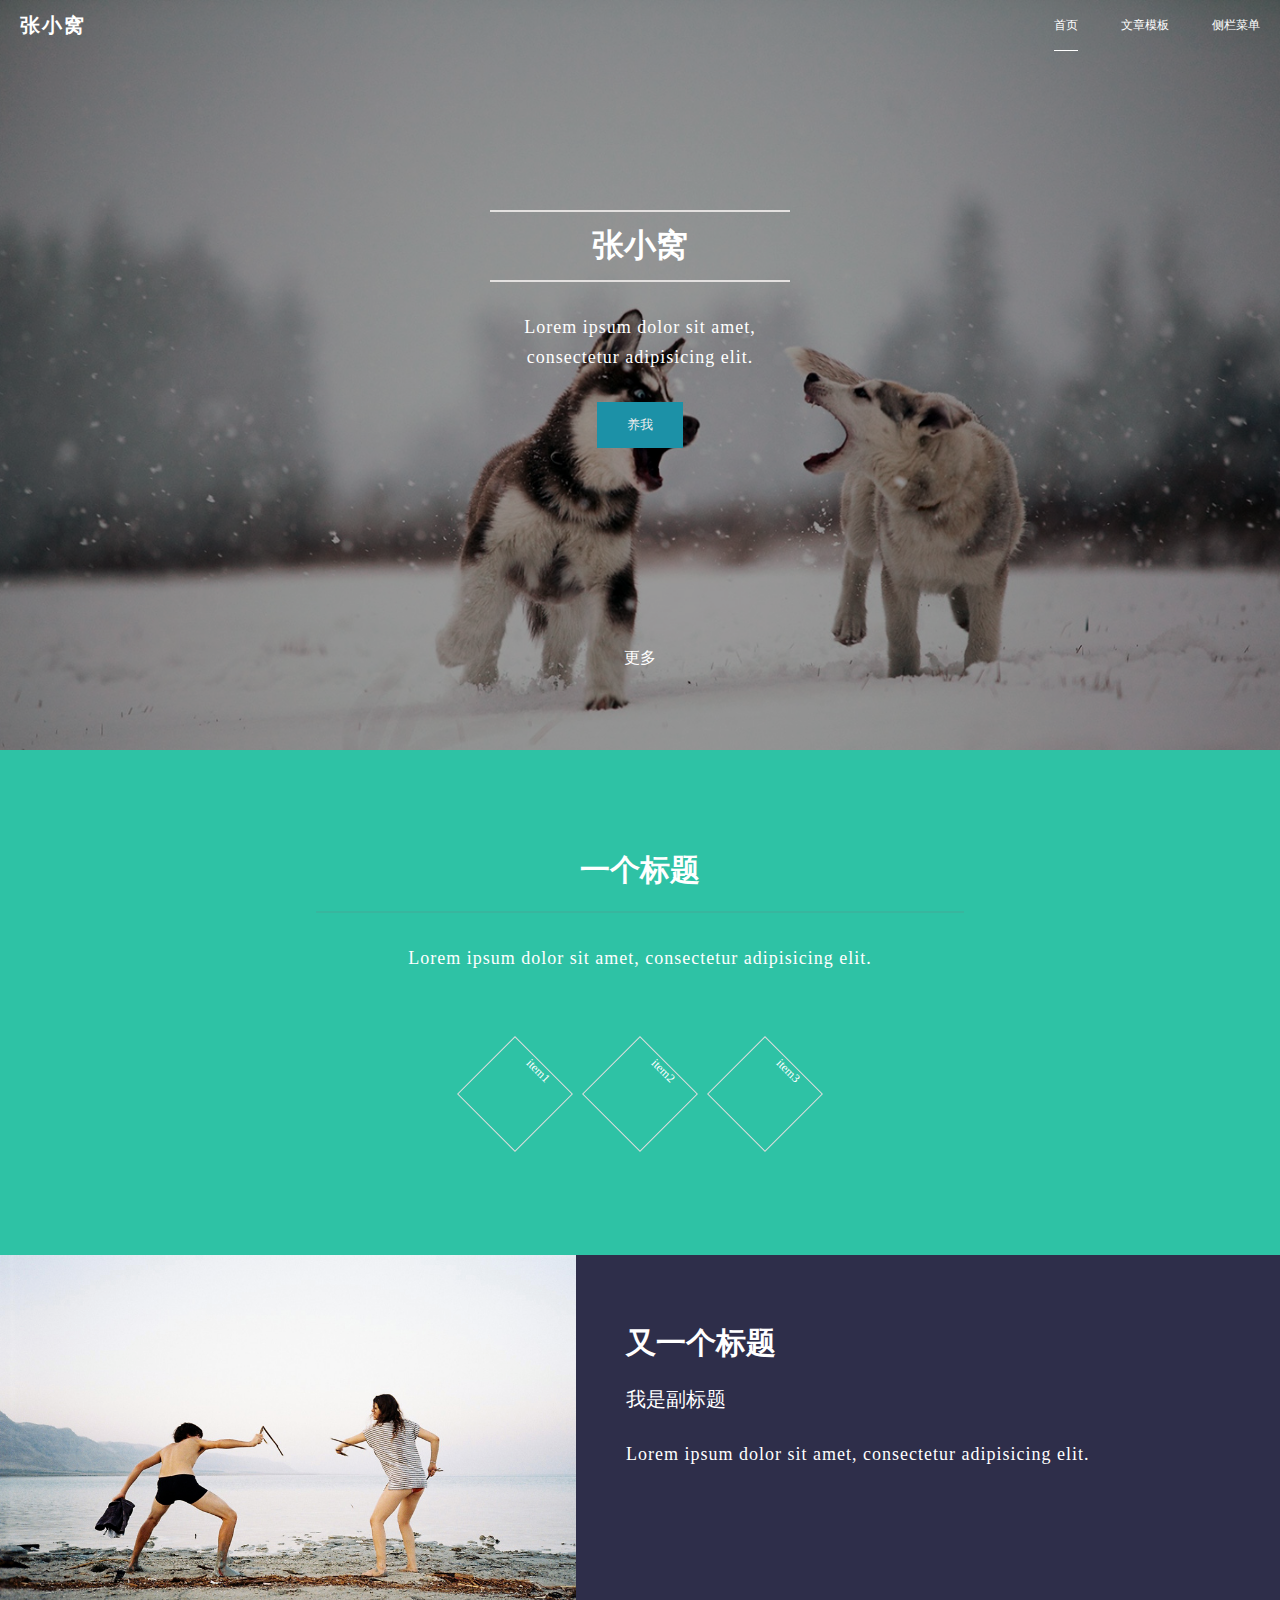
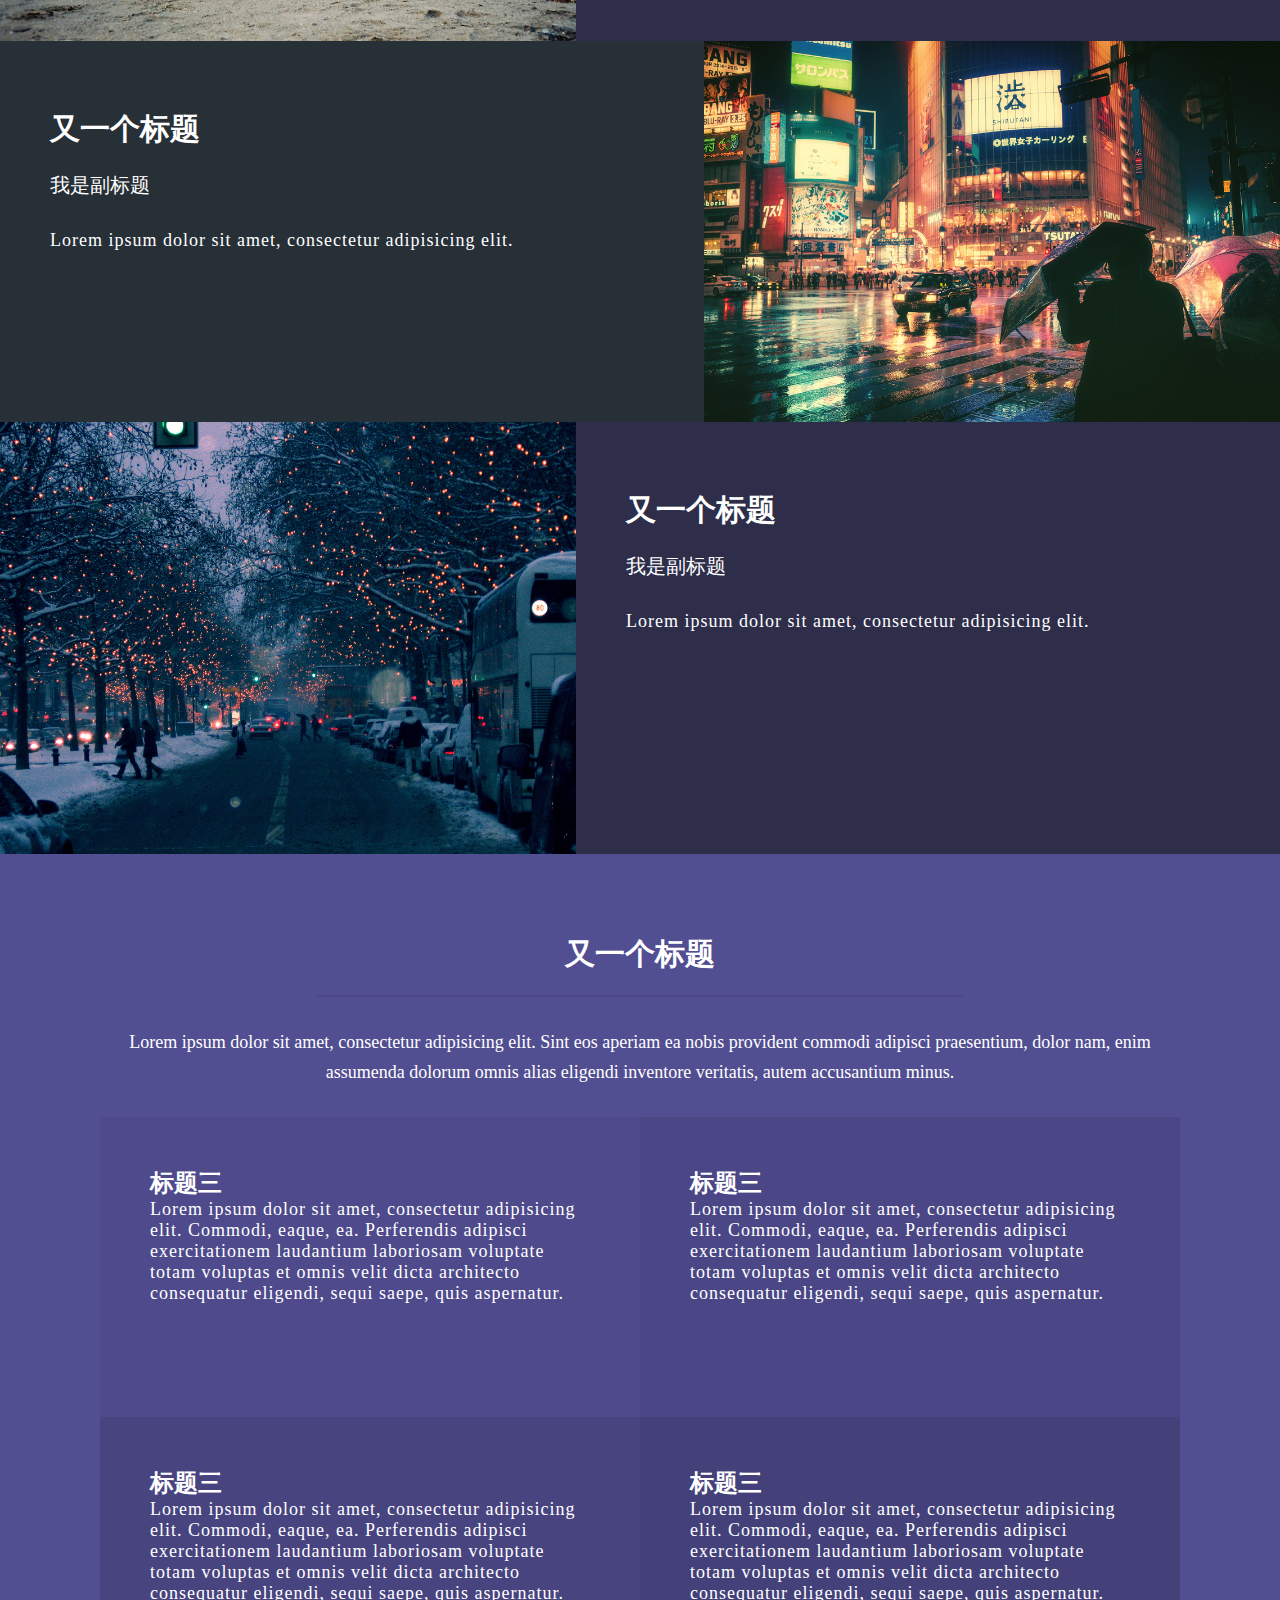
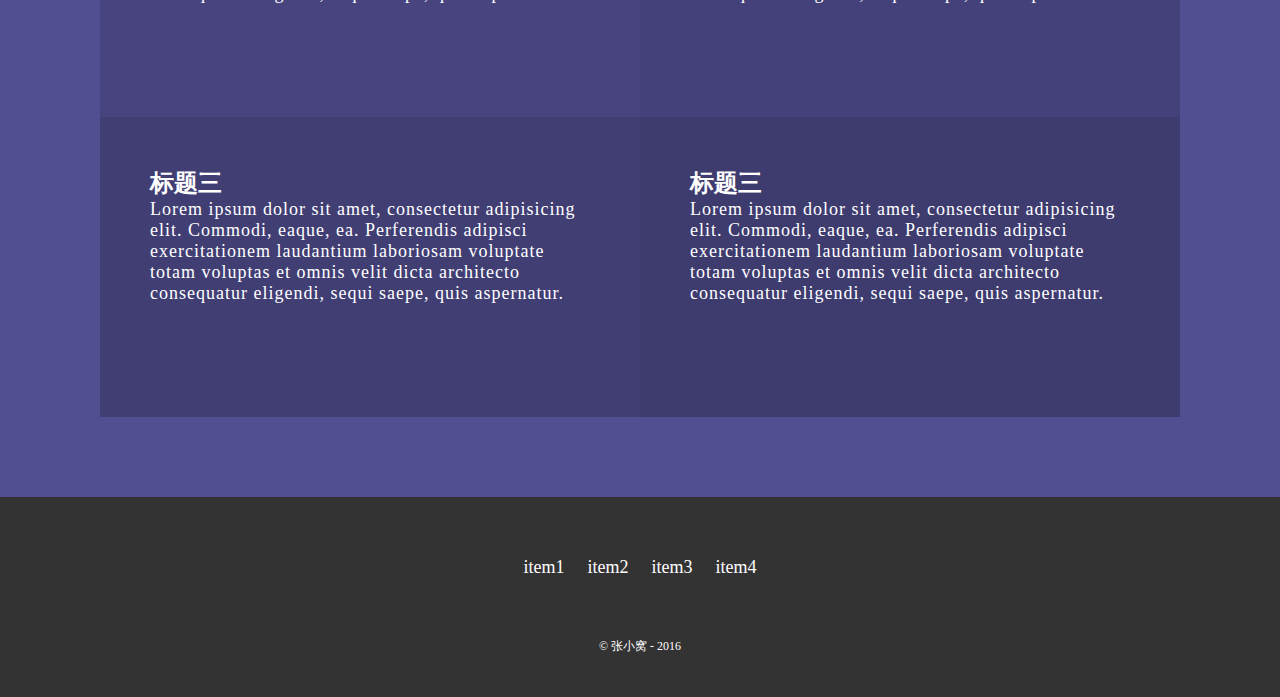
<file: css3扁平化博客/index.html>
<!DOCTYPE html>
<html lang="en">
<head>
	<meta charset="UTF-8">
	<title>blog</title>
	<link rel="stylesheet" href="css/reset.css">
	<link rel="stylesheet" href="css/main.css">
	<script src="js/jquery.js"></script>
	<script src="js/main.js"></script>
</head>
<body>
	<div class="main-wrapper">
		<header><!-- 页头开始 -->
			<nav>
				<div class="logo"><a href="index.html">张小窝</a></div>
				<ul>
					<li  class="active"><a href="index.html">首页</a></li>
					<li><a href="aiticle.html">文章模板</a></li>
					<li id="sidebar_trigger"><a href="">侧栏菜单</a></li>
				</ul>	
			</nav>
			<div id="banner">
				<div class="inner">
					<h1>张小窝</h1>
					<p class="sub-heading">Lorem ipsum dolor sit amet, consectetur adipisicing elit.</p>
					<button>养我</button>
					<div class="more">更多</div>
				</div>
			</div>
		</header><!-- 页头结束 -->
		<div class="content"><!-- 内容开始 -->
			<section class="green-section">
				<div class="wrapper">
					<!-- 第一部分 -->
					<div>
						<h2>一个标题</h2>
						<div class="hr"></div>
						<p class="sub-heading">Lorem ipsum dolor sit amet, consectetur adipisicing elit.</p>
					</div>
					<!-- 第二部分 -->
					<div class="icon-group">
						<span class="item">item1</span>
						<span class="item">item2</span>
						<span class="item">item3</span>
					</div>
				</div>
			</section>
			<section class="gray-section">
				<div class="article-prev clearfloat">
					<div class="img-section">
						<img src="img/pic01.jpg" alt="">
					</div>
					<div class="text-section">
						<h2>又一个标题</h2>
						<div class="sub-heading">我是副标题</div>
						<p>Lorem ipsum dolor sit amet, consectetur adipisicing elit.</p>
					</div>
				</div>
				<div class="article-prev clearfloat">
					<div class="text-section">
						<h2>又一个标题</h2>
						<div class="sub-heading">我是副标题</div>
						<p>Lorem ipsum dolor sit amet, consectetur adipisicing elit.</p>
					</div>
					<div class="img-section">
						<img src="img/pic02.jpg" alt="">
					</div>
				</div>
				<div class="article-prev clearfloat">
					<div class="img-section">
						<img src="img/pic03.jpg" alt="">
					</div>
					<div class="text-section">
						<h2>又一个标题</h2>
						<div class="sub-heading">我是副标题</div>
						<p>Lorem ipsum dolor sit amet, consectetur adipisicing elit.</p>
					</div>
				</div>
			</section>
			<section class="purple-section">
				<div class="wrapper">
					<div class="heading-wrapper">
						<h2>又一个标题</h2>
						<div class="hr"></div>
						<div class="sub-heading">
							Lorem ipsum dolor sit amet, consectetur adipisicing elit. Sint eos aperiam ea nobis provident commodi adipisci praesentium, dolor nam, enim assumenda dolorum omnis alias eligendi inventore veritatis, autem accusantium minus.
						</div>
					</div>
					<div class="card-group clearfloat">
						<div class="card">
							<h3>标题三</h3>
							<p>Lorem ipsum dolor sit amet, consectetur adipisicing elit. Commodi, eaque, ea. Perferendis adipisci exercitationem laudantium laboriosam voluptate totam voluptas et omnis velit dicta architecto consequatur eligendi, sequi saepe, quis aspernatur.</p>
						</div>
						<div class="card">
							<h3>标题三</h3>
							<p>Lorem ipsum dolor sit amet, consectetur adipisicing elit. Commodi, eaque, ea. Perferendis adipisci exercitationem laudantium laboriosam voluptate totam voluptas et omnis velit dicta architecto consequatur eligendi, sequi saepe, quis aspernatur.</p>
						</div>
						<div class="card">
							<h3>标题三</h3>
							<p>Lorem ipsum dolor sit amet, consectetur adipisicing elit. Commodi, eaque, ea. Perferendis adipisci exercitationem laudantium laboriosam voluptate totam voluptas et omnis velit dicta architecto consequatur eligendi, sequi saepe, quis aspernatur.</p>
						</div>
						<div class="card">
							<h3>标题三</h3>
							<p>Lorem ipsum dolor sit amet, consectetur adipisicing elit. Commodi, eaque, ea. Perferendis adipisci exercitationem laudantium laboriosam voluptate totam voluptas et omnis velit dicta architecto consequatur eligendi, sequi saepe, quis aspernatur.</p>
						</div>
						<div class="card">
							<h3>标题三</h3>
							<p>Lorem ipsum dolor sit amet, consectetur adipisicing elit. Commodi, eaque, ea. Perferendis adipisci exercitationem laudantium laboriosam voluptate totam voluptas et omnis velit dicta architecto consequatur eligendi, sequi saepe, quis aspernatur.</p>
						</div>
						<div class="card">
							<h3>标题三</h3>
							<p>Lorem ipsum dolor sit amet, consectetur adipisicing elit. Commodi, eaque, ea. Perferendis adipisci exercitationem laudantium laboriosam voluptate totam voluptas et omnis velit dicta architecto consequatur eligendi, sequi saepe, quis aspernatur.</p>
						</div>
					</div>

				</div>
			</section>
		</div><!-- 内容结束 -->
		<footer><!-- 页尾开始 -->
			<ul class="share-group">
				<li>item1</li>
				<li>item2</li>
				<li>item3</li>
				<li>item4</li>
			</ul>
			<div class="copy">
				&copy  张小窝 - 2016
			</div>
		</footer><!-- 页尾结束 -->
		<div class="mask"></div>
		<div id="sidebar"><!-- 侧栏 -->
			<ul>
				<li><a href="#">item</a></li>
				<li><a href="#">item</a></li>
				<li><a href="#">item</a></li>
				<li><a href="#">item</a></li>
				<li><a href="#">item</a></li>
			</ul>
		</div>
		<button class="back-to-top">返回顶部</button>
	</div>
</body>
</html>
</file>
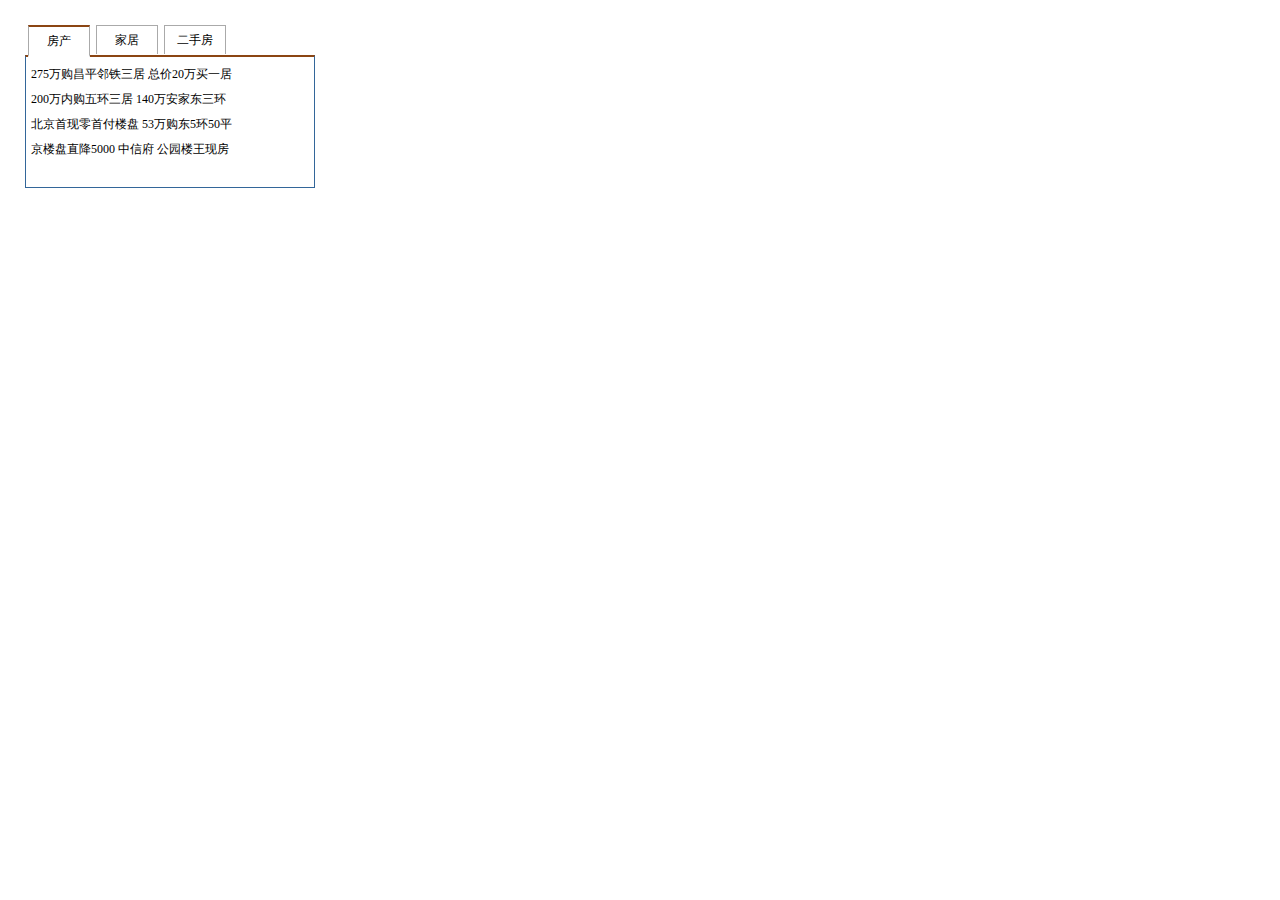
<file: tab.html>
<!DOCTYPE html>
<html>
<head lang="en">
    <meta charset="UTF-8">
    <title>实践题 - 选项卡</title>
    <style type="text/css">
     /* 
     标签和文本结合区域效果制作：
     1.用ul做分类标签
     2.把ul的display定义为block使ul区域和下面div区域结合在一起
     3.给ul定义一个下边框或者给div内容区域定义一个上边框
     4.所有li标签默认样式不设下边框，作为激活显示的li标签加宽其#fff（白色）
     区域的下边框，覆盖。
     */  
* {
    margin:0px;
    padding:0px;
    font:12px normal;
    font-family:微软雅黑;
}
#tabs {
    width:290px;
    height:150px;
    padding:5px;
    margin:20px;
}
#tabs ul {
    list-style:none;
    height:30px;
    line-height:30px;
}
#tabs ul li {
    float:left;
    width:60px;
    height:28px;
    line-height:28px;
    text-align:center;
    margin:0px 3px;
    border:1px solid #aaa;
    border-bottom:none;
    cursor:pointer;
    background:#fff;
    list-style:none;
}
#tabs ul li.on {
    border-top:2px solid saddlebrown;
    border-bottom:2px solid #fff;
}
#tabs div {
    height:120px;
    line-height:25px;
    border:1px solid #336699;
    border-top:2px saddlebrown solid;
    padding:5px;
}
 .hide {
    display:none;
}
    </style>
    <script type="text/javascript">     
    window.onload=function(){
        var oTab = document.getElementById("tabs")
        var li = document.getElementsByTagName("li");
        var div = oTab.getElementsByTagName("div");//oTabs.get...是为了定义className作用对象为id为tabs下的所有文本div
        
        for(var i=0;i<li.length;i++){//获取所有i编号的元素
            li[i].index = i;  //定义一个index属性对li进行编号
            li[i].onmouseover = function(){//再注册一个点击事件，当点击的时候所有标签都恢复最初状态
            for(var n=0;n<li.length;n++){//这步是相对于未被点击部分的样式
                li[n].className = "";
                div[n].className = "hide";
            }
            this.className = "on";//再对点击事件添加相应的属性
            div[this.index].className = "";//通过之前的index编号绑定的指定div
            }
        }
    }
    </script>
</head>
<body>
<!-- HTML页面布局 -->
<div id="tabs">
    <ul>
        <li class="on">房产</li>
        <li>家居</li>
        <li>二手房</li>
    </ul>
    <div>
    275万购昌平邻铁三居 总价20万买一居<br>
    200万内购五环三居 140万安家东三环<br>
    北京首现零首付楼盘 53万购东5环50平<br>
    京楼盘直降5000 中信府 公园楼王现房<br>
    </div>
    <div class="hide">
     40平出租屋大改造 美少女的混搭小窝<br>
     经典清新简欧爱家 90平老房焕发新生<br>
     新中式的酷色温情 66平撞色活泼家居<br>
     瓷砖就像选好老婆 卫生间烟道的设计<br>
    </div>
    <div class="hide">
     通州豪华3居260万 二环稀缺2居250w甩<br>
     西3环通透2居290万 130万2居限量抢购<br>
     黄城根小学学区仅260万 121平70万抛!<br>
     独家别墅280万 苏州桥2居优惠价248万<br>
    </div>
</div>
</body>
</html>
</file>
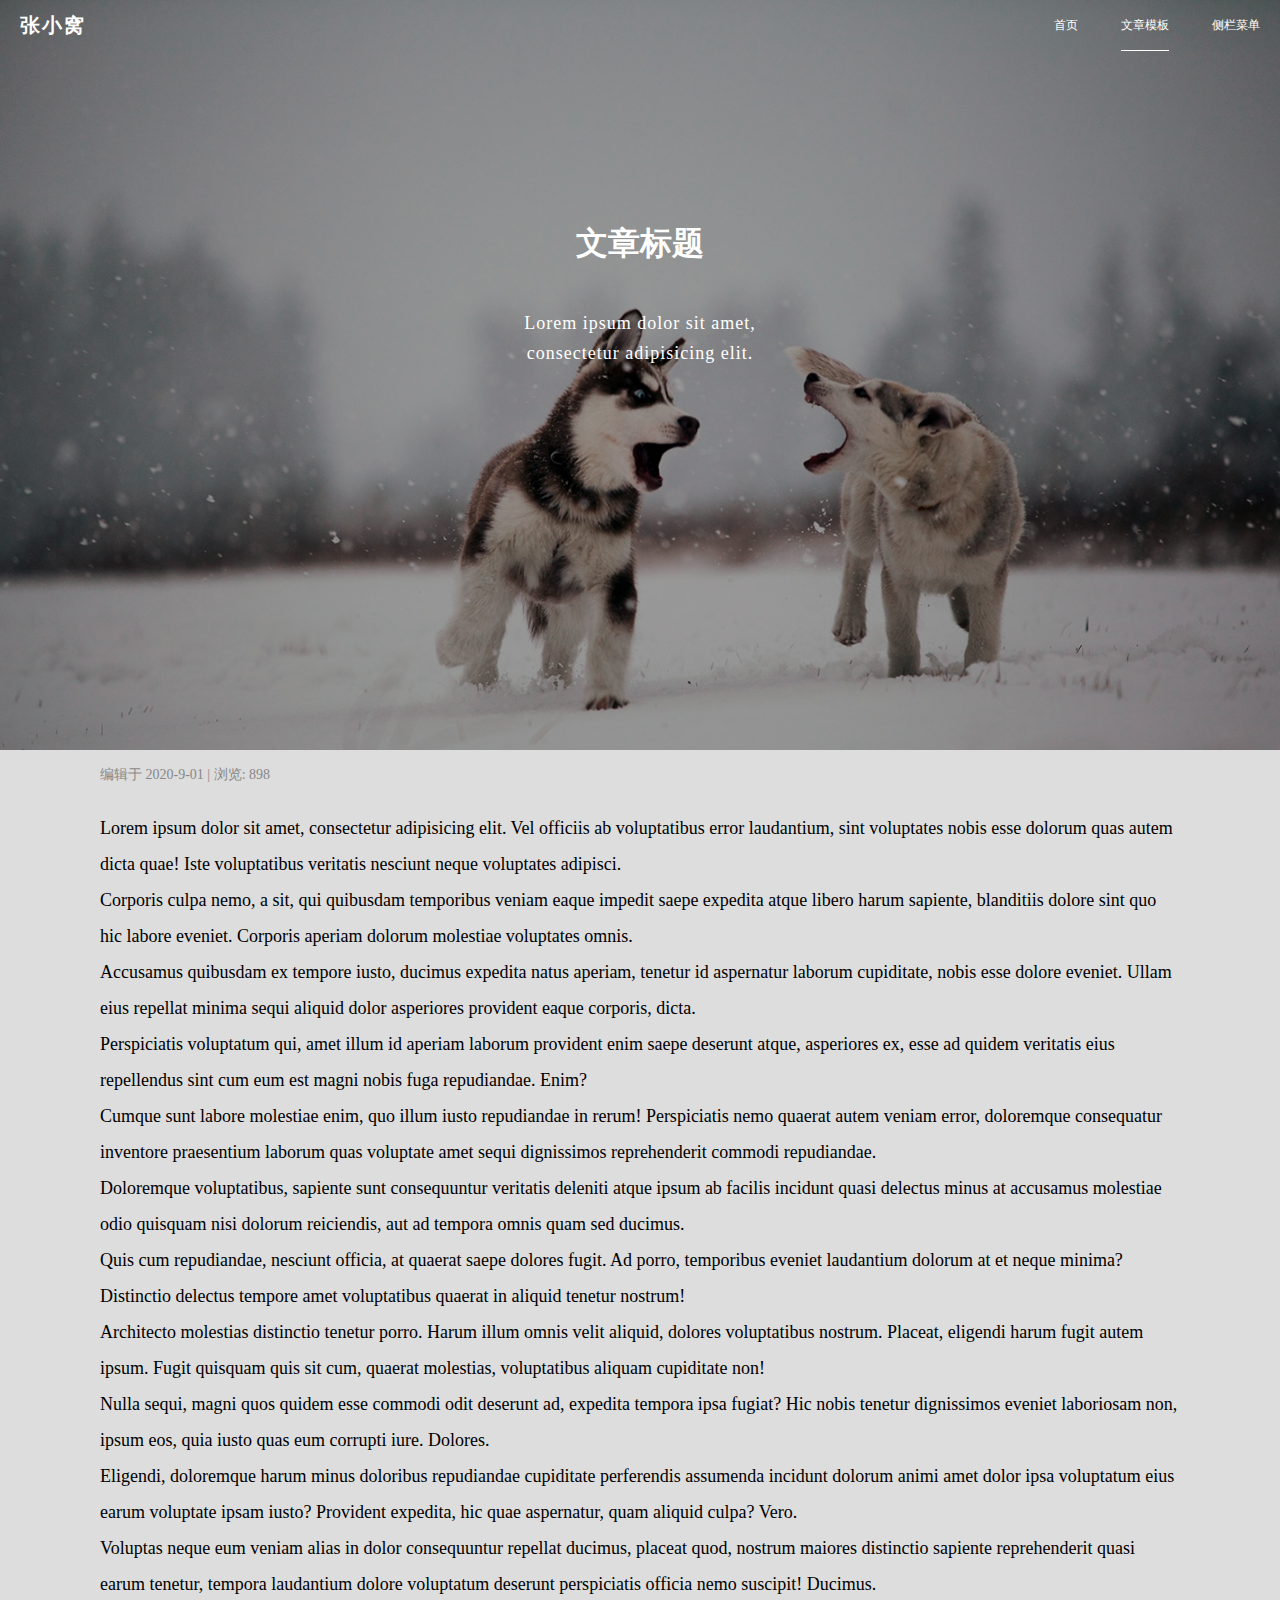
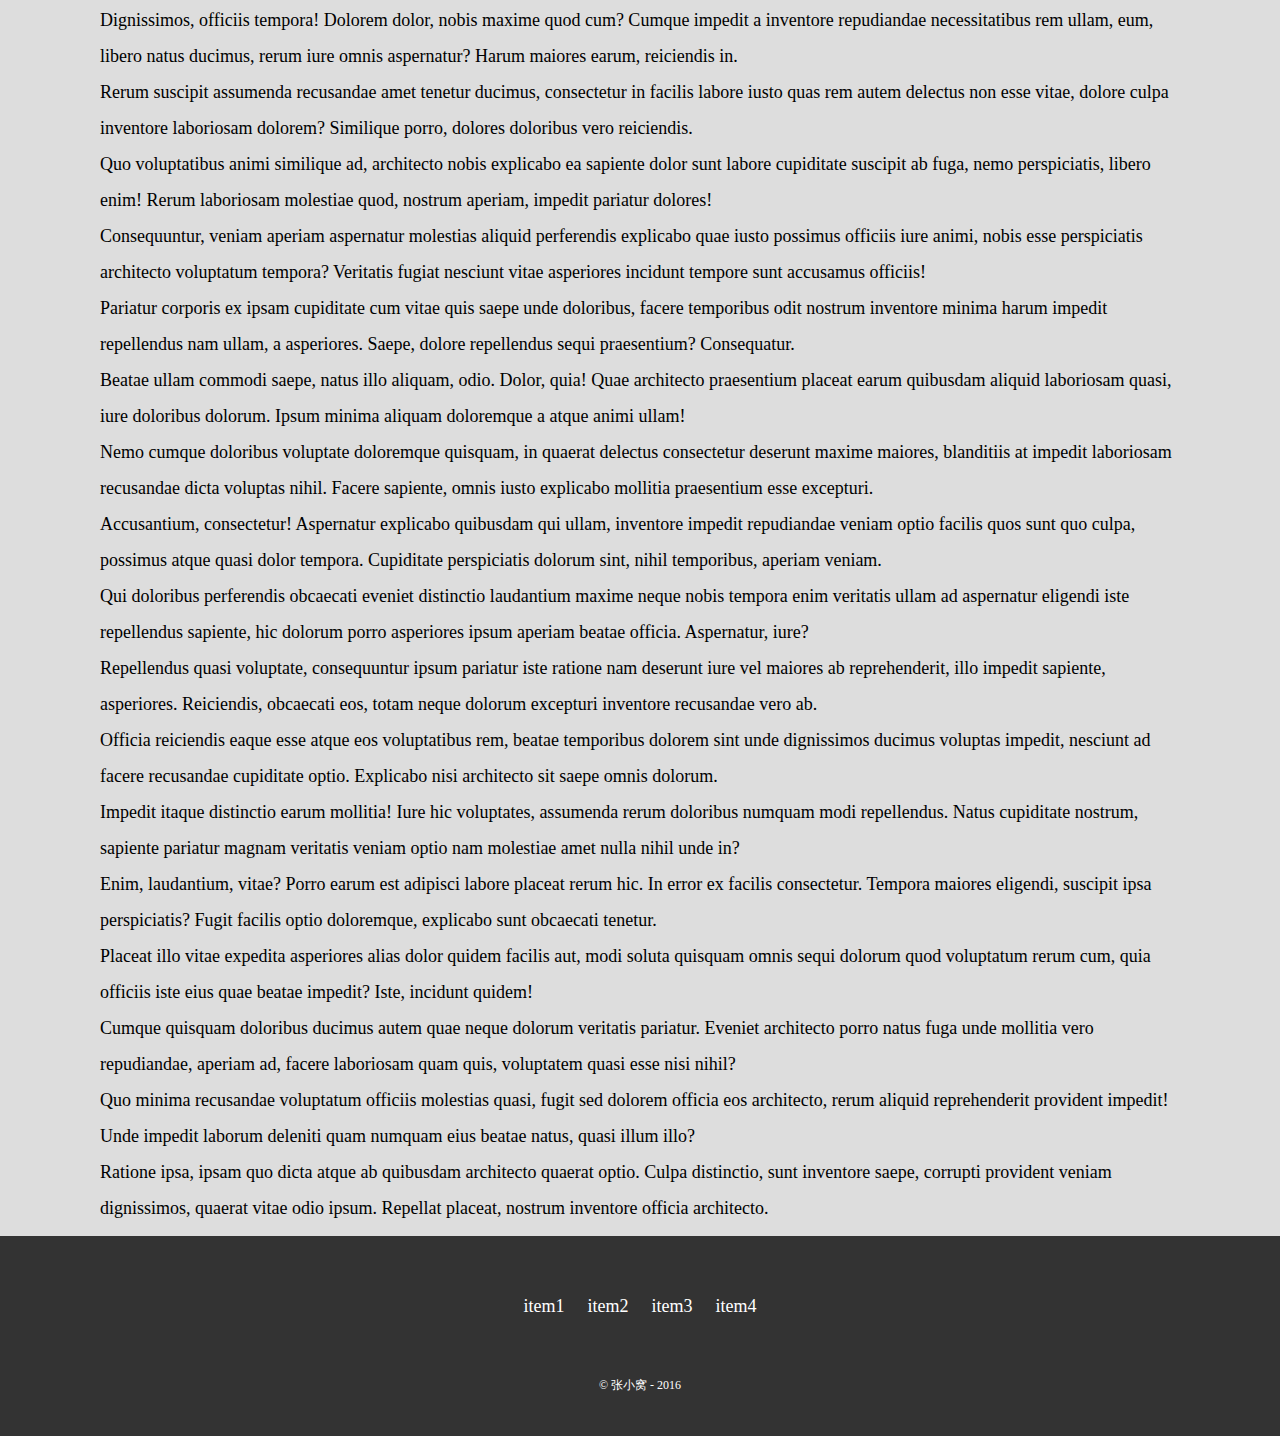
<file: css3扁平化博客/aiticle.html>
<!DOCTYPE html>
<html lang="en">
<head>
	<meta charset="UTF-8">
	<title>blog</title>
	<link rel="stylesheet" href="css/reset.css">
	<link rel="stylesheet" href="css/main.css">
	<script src="js/jquery.js"></script>
	<script src="js/main.js"></script>
</head>
<body>
	<div class="main-wrapper article">
		<header><!-- 页头开始 -->
			<nav>
				<div class="logo"><a href="index.html">张小窝</a></div>
				<ul>
					<li><a href="index.html">首页</a></li>
					<li class="active"><a href="aiticle.html">文章模板</a></li>
					<li id="sidebar_trigger"><a href="">侧栏菜单</a></li>
				</ul>
			</nav>
			<div id="banner">
				<div class="inner">
					<h1>文章标题</h1>
					<p class="sub-heading">Lorem ipsum dolor sit amet, consectetur adipisicing elit.</p>
					
				</div>
			</div>
		</header><!-- 页头结束 -->
		<div class="content"><!-- 内容开始 -->
			<div class="content_wrapper">
				<div class="article_info">编辑于 2020-9-01 | 浏览: 898</div>
				<article><div>Lorem ipsum dolor sit amet, consectetur adipisicing elit. Vel officiis ab voluptatibus error laudantium, sint voluptates nobis esse dolorum quas autem dicta quae! Iste voluptatibus veritatis nesciunt neque voluptates adipisci.</div>
				<div>Corporis culpa nemo, a sit, qui quibusdam temporibus veniam eaque impedit saepe expedita atque libero harum sapiente, blanditiis dolore sint quo hic labore eveniet. Corporis aperiam dolorum molestiae voluptates omnis.</div>
				<div>Accusamus quibusdam ex tempore iusto, ducimus expedita natus aperiam, tenetur id aspernatur laborum cupiditate, nobis esse dolore eveniet. Ullam eius repellat minima sequi aliquid dolor asperiores provident eaque corporis, dicta.</div>
				<div>Perspiciatis voluptatum qui, amet illum id aperiam laborum provident enim saepe deserunt atque, asperiores ex, esse ad quidem veritatis eius repellendus sint cum eum est magni nobis fuga repudiandae. Enim?</div>
				<div>Cumque sunt labore molestiae enim, quo illum iusto repudiandae in rerum! Perspiciatis nemo quaerat autem veniam error, doloremque consequatur inventore praesentium laborum quas voluptate amet sequi dignissimos reprehenderit commodi repudiandae.</div>
				<div>Doloremque voluptatibus, sapiente sunt consequuntur veritatis deleniti atque ipsum ab facilis incidunt quasi delectus minus at accusamus molestiae odio quisquam nisi dolorum reiciendis, aut ad tempora omnis quam sed ducimus.</div>
				<div>Quis cum repudiandae, nesciunt officia, at quaerat saepe dolores fugit. Ad porro, temporibus eveniet laudantium dolorum at et neque minima? Distinctio delectus tempore amet voluptatibus quaerat in aliquid tenetur nostrum!</div>
				<div>Architecto molestias distinctio tenetur porro. Harum illum omnis velit aliquid, dolores voluptatibus nostrum. Placeat, eligendi harum fugit autem ipsum. Fugit quisquam quis sit cum, quaerat molestias, voluptatibus aliquam cupiditate non!</div>
				<div>Nulla sequi, magni quos quidem esse commodi odit deserunt ad, expedita tempora ipsa fugiat? Hic nobis tenetur dignissimos eveniet laboriosam non, ipsum eos, quia iusto quas eum corrupti iure. Dolores.</div>
				<div>Eligendi, doloremque harum minus doloribus repudiandae cupiditate perferendis assumenda incidunt dolorum animi amet dolor ipsa voluptatum eius earum voluptate ipsam iusto? Provident expedita, hic quae aspernatur, quam aliquid culpa? Vero.</div>
				<div>Voluptas neque eum veniam alias in dolor consequuntur repellat ducimus, placeat quod, nostrum maiores distinctio sapiente reprehenderit quasi earum tenetur, tempora laudantium dolore voluptatum deserunt perspiciatis officia nemo suscipit! Ducimus.</div>
				<div>Dignissimos, officiis tempora! Dolorem dolor, nobis maxime quod cum? Cumque impedit a inventore repudiandae necessitatibus rem ullam, eum, libero natus ducimus, rerum iure omnis aspernatur? Harum maiores earum, reiciendis in.</div>
				<div>Rerum suscipit assumenda recusandae amet tenetur ducimus, consectetur in facilis labore iusto quas rem autem delectus non esse vitae, dolore culpa inventore laboriosam dolorem? Similique porro, dolores doloribus vero reiciendis.</div>
				<div>Quo voluptatibus animi similique ad, architecto nobis explicabo ea sapiente dolor sunt labore cupiditate suscipit ab fuga, nemo perspiciatis, libero enim! Rerum laboriosam molestiae quod, nostrum aperiam, impedit pariatur dolores!</div>
				<div>Consequuntur, veniam aperiam aspernatur molestias aliquid perferendis explicabo quae iusto possimus officiis iure animi, nobis esse perspiciatis architecto voluptatum tempora? Veritatis fugiat nesciunt vitae asperiores incidunt tempore sunt accusamus officiis!</div>
				<div>Pariatur corporis ex ipsam cupiditate cum vitae quis saepe unde doloribus, facere temporibus odit nostrum inventore minima harum impedit repellendus nam ullam, a asperiores. Saepe, dolore repellendus sequi praesentium? Consequatur.</div>
				<div>Beatae ullam commodi saepe, natus illo aliquam, odio. Dolor, quia! Quae architecto praesentium placeat earum quibusdam aliquid laboriosam quasi, iure doloribus dolorum. Ipsum minima aliquam doloremque a atque animi ullam!</div>
				<div>Nemo cumque doloribus voluptate doloremque quisquam, in quaerat delectus consectetur deserunt maxime maiores, blanditiis at impedit laboriosam recusandae dicta voluptas nihil. Facere sapiente, omnis iusto explicabo mollitia praesentium esse excepturi.</div>
				<div>Accusantium, consectetur! Aspernatur explicabo quibusdam qui ullam, inventore impedit repudiandae veniam optio facilis quos sunt quo culpa, possimus atque quasi dolor tempora. Cupiditate perspiciatis dolorum sint, nihil temporibus, aperiam veniam.</div>
				<div>Qui doloribus perferendis obcaecati eveniet distinctio laudantium maxime neque nobis tempora enim veritatis ullam ad aspernatur eligendi iste repellendus sapiente, hic dolorum porro asperiores ipsum aperiam beatae officia. Aspernatur, iure?</div>
				<div>Repellendus quasi voluptate, consequuntur ipsum pariatur iste ratione nam deserunt iure vel maiores ab reprehenderit, illo impedit sapiente, asperiores. Reiciendis, obcaecati eos, totam neque dolorum excepturi inventore recusandae vero ab.</div>
				<div>Officia reiciendis eaque esse atque eos voluptatibus rem, beatae temporibus dolorem sint unde dignissimos ducimus voluptas impedit, nesciunt ad facere recusandae cupiditate optio. Explicabo nisi architecto sit saepe omnis dolorum.</div>
				<div>Impedit itaque distinctio earum mollitia! Iure hic voluptates, assumenda rerum doloribus numquam modi repellendus. Natus cupiditate nostrum, sapiente pariatur magnam veritatis veniam optio nam molestiae amet nulla nihil unde in?</div>
				<div>Enim, laudantium, vitae? Porro earum est adipisci labore placeat rerum hic. In error ex facilis consectetur. Tempora maiores eligendi, suscipit ipsa perspiciatis? Fugit facilis optio doloremque, explicabo sunt obcaecati tenetur.</div>
				<div>Placeat illo vitae expedita asperiores alias dolor quidem facilis aut, modi soluta quisquam omnis sequi dolorum quod voluptatum rerum cum, quia officiis iste eius quae beatae impedit? Iste, incidunt quidem!</div>
				<div>Cumque quisquam doloribus ducimus autem quae neque dolorum veritatis pariatur. Eveniet architecto porro natus fuga unde mollitia vero repudiandae, aperiam ad, facere laboriosam quam quis, voluptatem quasi esse nisi nihil?</div>
				<div>Quo minima recusandae voluptatum officiis molestias quasi, fugit sed dolorem officia eos architecto, rerum aliquid reprehenderit provident impedit! Unde impedit laborum deleniti quam numquam eius beatae natus, quasi illum illo?</div>
				<div>Ratione ipsa, ipsam quo dicta atque ab quibusdam architecto quaerat optio. Culpa distinctio, sunt inventore saepe, corrupti provident veniam dignissimos, quaerat vitae odio ipsum. Repellat placeat, nostrum inventore officia architecto.</div></article>
			</div>
		</div><!-- 内容结束 -->
		<footer><!-- 页尾开始 -->
			<ul class="share-group">
				<li>item1</li>
				<li>item2</li>
				<li>item3</li>
				<li>item4</li>
			</ul>
			<div class="copy">
				&copy  张小窝 - 2016
			</div>
		</footer><!-- 页尾结束 -->
		<div class="mask"></div>
		<div id="sidebar"><!-- 侧栏 -->
			<ul>
				<li><a href="#">item</a></li>
				<li><a href="#">item</a></li>
				<li><a href="#">item</a></li>
				<li><a href="#">item</a></li>
				<li><a href="#">item</a></li>
			</ul>
		</div>
		<button class="back-to-top">返回顶部</button>
	</div>
</body>
</html>
</file>
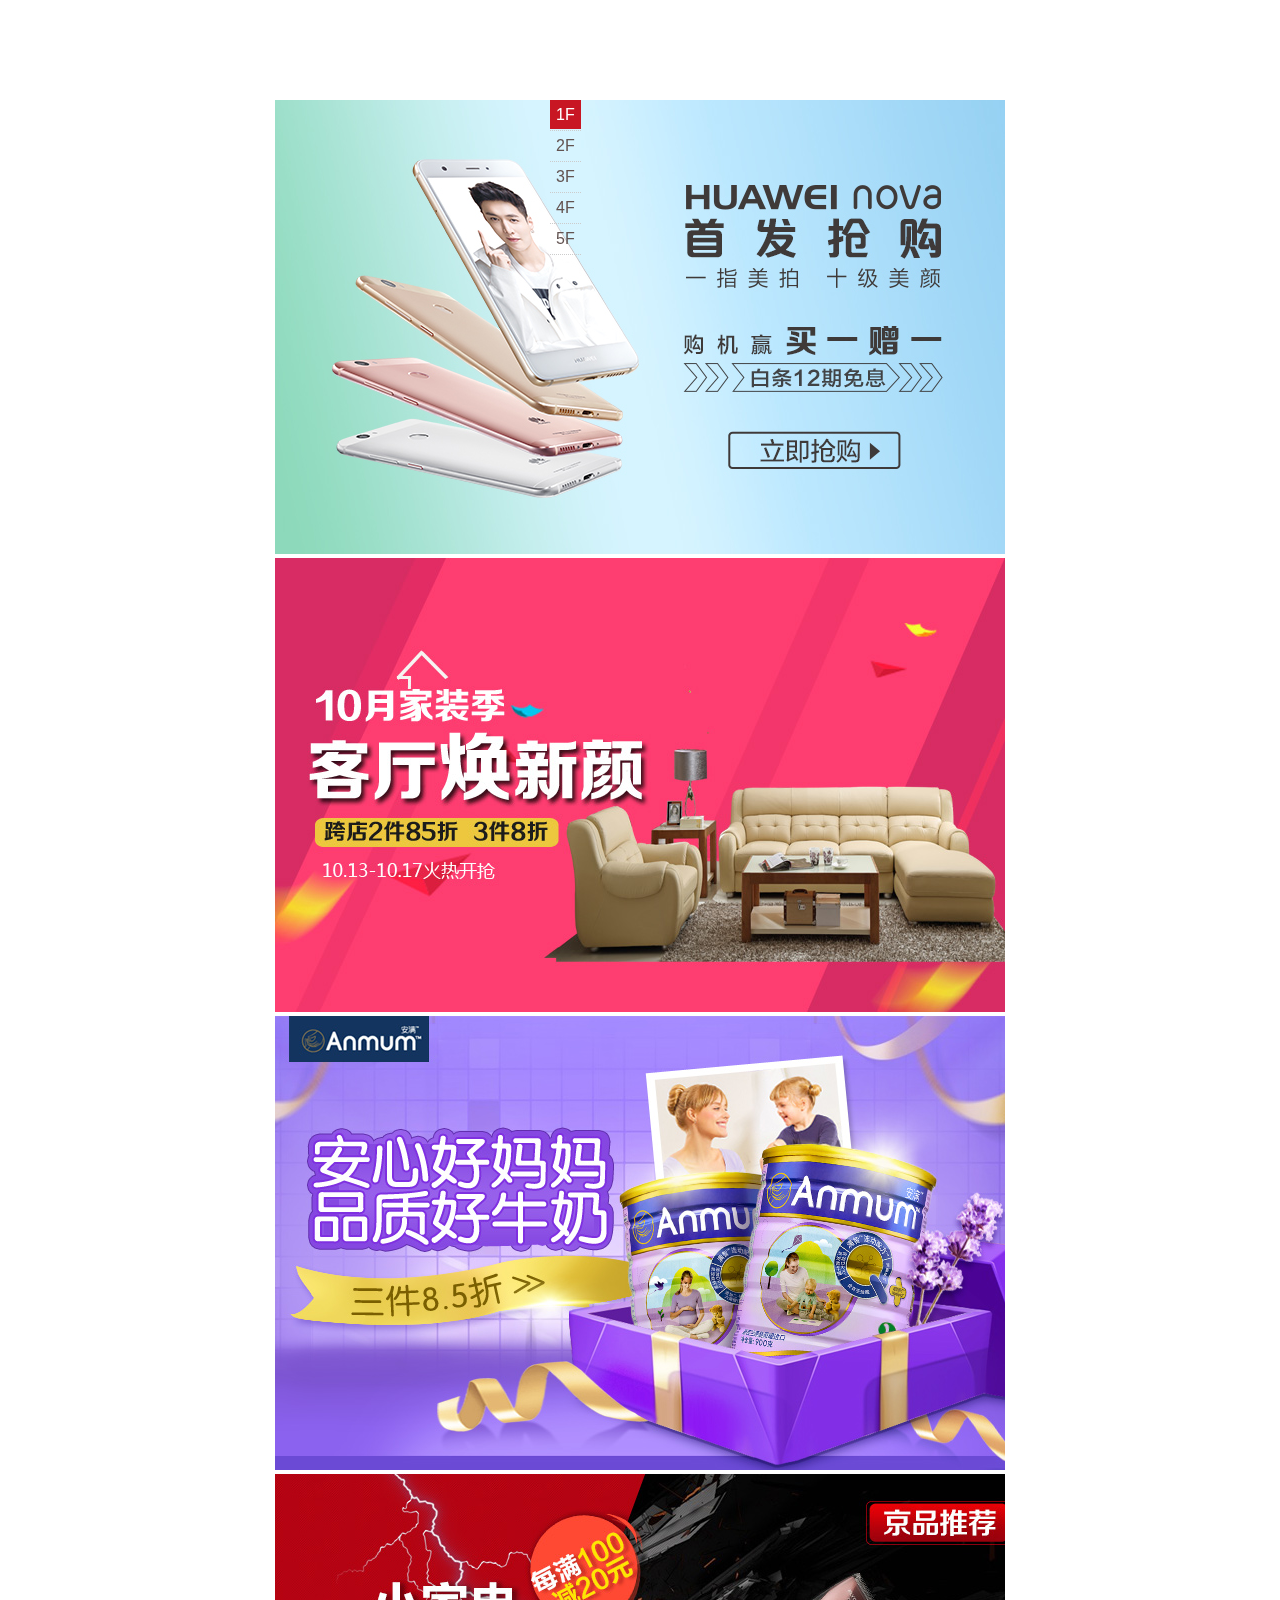
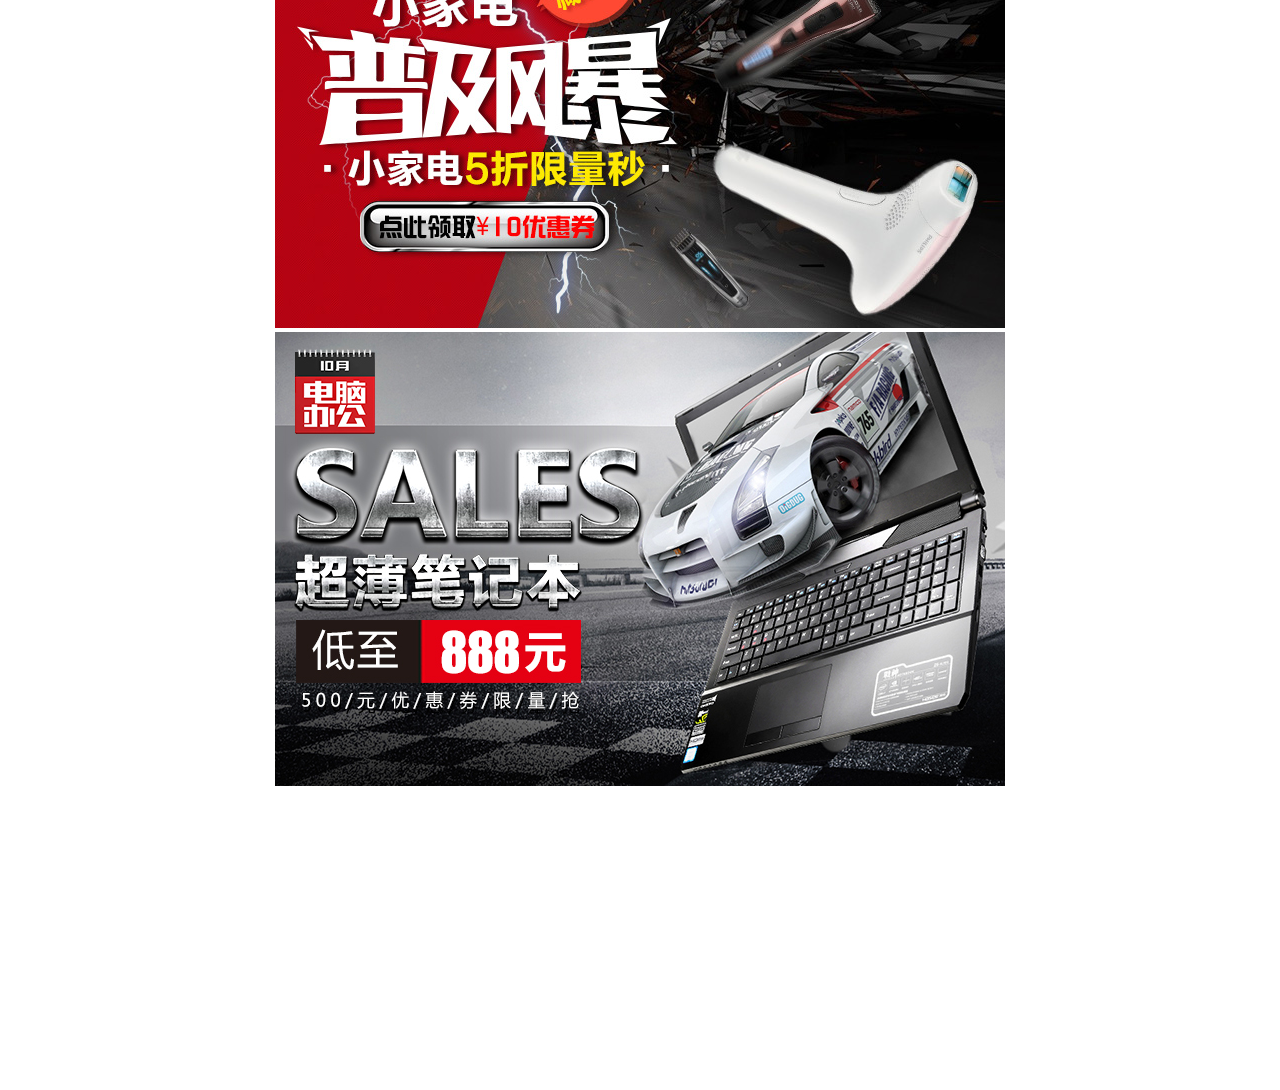
<file: 定位导航/定位导航.html>
<!DOCTYPE html>
<html lang="en">
<head>
	<meta charset="UTF-8">
	<title>定位导航效果</title>
	<script src="http://libs.baidu.com/jquery/1.10.2/jquery.js"></script>
	<style>
		*{
			margin: 0;
			padding:0;
		}
		a{
			text-decoration: none;

		}
		li{
			list-style: none;
		}
		.menu{
			position: fixed;
			top: 100px;
			left: 550px;
			font-family: Arial;

		}
		.menu li{
			height: 30px;
			line-height: 30px;
			border-bottom: 1px dotted #ccc;
			
		}
		.menu li:hover a{
		
		}
		.menu li span{
			display: none;
			padding: 2px;
			color: #625351;
			text-align: center;
			line-height: 26px;
		}
		.menu li:hover span{
			display: block;
			background: #c81623;
			color: #fff;
		}
		.menu li a{
			width: 46px;
			padding: 6px;
			color: #625351;
		}
		.menu li a:hover{
			background: #c81623;
			color: #fff;

		}
		.menu li a.current{
			background: #c81623;
			color: #fff;
		}
		.content{
			width: 730px;
			margin: 0 auto;
			padding-top: 100px;
            padding-bottom: 300px;
		}
	</style>
	<script type="text/javascript">
		$(document).ready(function(){
			$(window).scroll(function(){
				var top=$(document).scrollTop();	//滚动条滚动的距离 
				 // console.log(top);	
				var menu=$(".menu");
				var items=$(".content .item");
				var currentId="";//给当前楼层设置id
				//遍历楼层内容,获得当前楼层的id
				items.each(function(){
					var m=$(this);//保存当前楼层
					var iTop = m.offset().top;//当前楼层距离浏览器顶部的距离
					//console.log(iTop);
					//判断iTop和top的大小,多减去300是为了在上一个楼层结束之前菜单指引就先显示
					if (top>iTop-300) {
						currentId="#"+m.attr("id");
					}else{
						return false;
					}
				});
				//设置和当前楼层id相同的menu的href，给其增加current的class	
				var currentLink=menu.find(".current");
				if (currentLink&&currentLink.attr("href")!=currentId) {
					currentLink.removeClass("current");
					menu.find("[href="+currentId+"]").addClass("current");
				};
			});
			
		})
	</script>
</head>
<body>
	<div class="menu">
		<ul>
			<li><a href="#item1" class="current">1F</a></li>
			<li><a href="#item2">2F</a></li>
			<li><a href="#item3">3F</a></li>
			<li><a href="#item4">4F</a></li>
			<li><a href="#item5">5F</a></li>
		</ul>
	</div>
	<div class="content">
		<div id="item1" class="item"><img src="images/1.jpg" alt=""></div>
		<div id="item2" class="item"><img src="images/2.jpg" alt=""></div>
		<div id="item3" class="item"><img src="images/3.jpg" alt=""></div>
		<div id="item4" class="item"><img src="images/4.jpg" alt=""></div>
		<div id="item5" class="item"><img src="images/5.jpg" alt=""></div>
	</div>
</body>
</html>
</file>
<file: 练习demo/calculator.html>
<!DOCTYPE html>
<html>
 <head>
  <title> 事件</title>  
  <script type="text/javascript">
   function count(){
    var   var1=document.getElementById('txt1').value;  
    var	 var2=document.getElementById('txt2').value;  
    var	sel=document.getElementById('select').value;
    // var index = sel.selectedIndex;
    var fruit=document.getElementById("fruit").value
    switch(sel){
    case "+":
        fruit=parseInt(var1)+parseInt(var2);
        break;
    case "-":
        fruit=parseInt(var1)-parseInt(var2);
        break;
    case "*":
        fruit=parseInt(var1)*parseInt(var2);
        break;
    case "/":
        fruit=parseInt(var1)/parseInt(var2);
        break;    
    }alert(fruit)
    }
  </script> 
 </head> 
 <body>
   <input type='text' id='txt1' /> 
   <select id='select'>
		<option value='+'>+</option>
		<option value="-">-</option>
		<option value="*">*</option>
		<option value="/">/</option>
   </select>
   <input type='text' id='txt2' /> 
   <input type='button' value=' = ' onclick="count()" /> <!--通过 = 按钮来调用创建的函数，得到结果--> 
   <input type='text' id='fruit' />   
 </body>
</html>
</file>
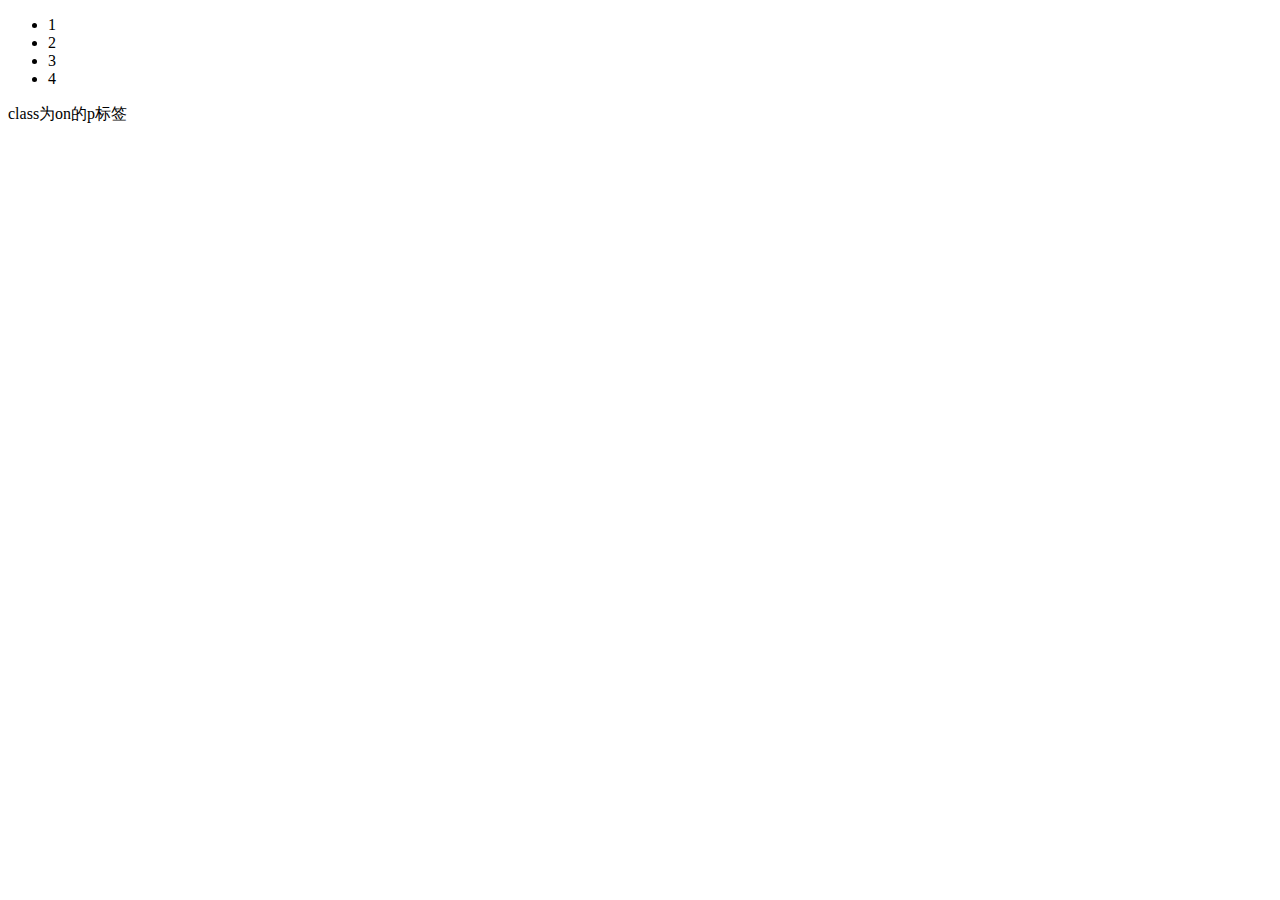
<file: 练习demo/demo-getByClass.html>
<!doctype html>
<html lang="en">
<head>
    <meta charset="UTF-8">
	<title>Document</title>
</head>
<body>
		<ul id="list">
			<li class="on">1</li>
			<li class="select">2</li>
			<li class="on">3</li>
			<li>4</li>
		</ul>
		<p class="on">class为on的p标签</p>
</body>
</html>
<script type="text/javascript">
  window.onload=function(){
     var len1= getByClass('on','list');
     alert(len1.length);  // 结果等于2为正确
var len2= getByClass('on');
     alert(len2.length);  // 结果等于3为正确
}
function getByClass(clsName, parent){
 //定义函数getByClass()实现获取document或指定父元素下所有class为on的元素  
 var results=[];
 var oParent=document.getElementById(parent)||document;
 var eles=oParent.getElementsByTagName("*");
 for(var i=0;i<eles.length;i++){
     if(eles[i].className.indexOf(clsName)!=-1){
         results.push(eles[i]);
     }
 }return results;
}
</script>
</file>
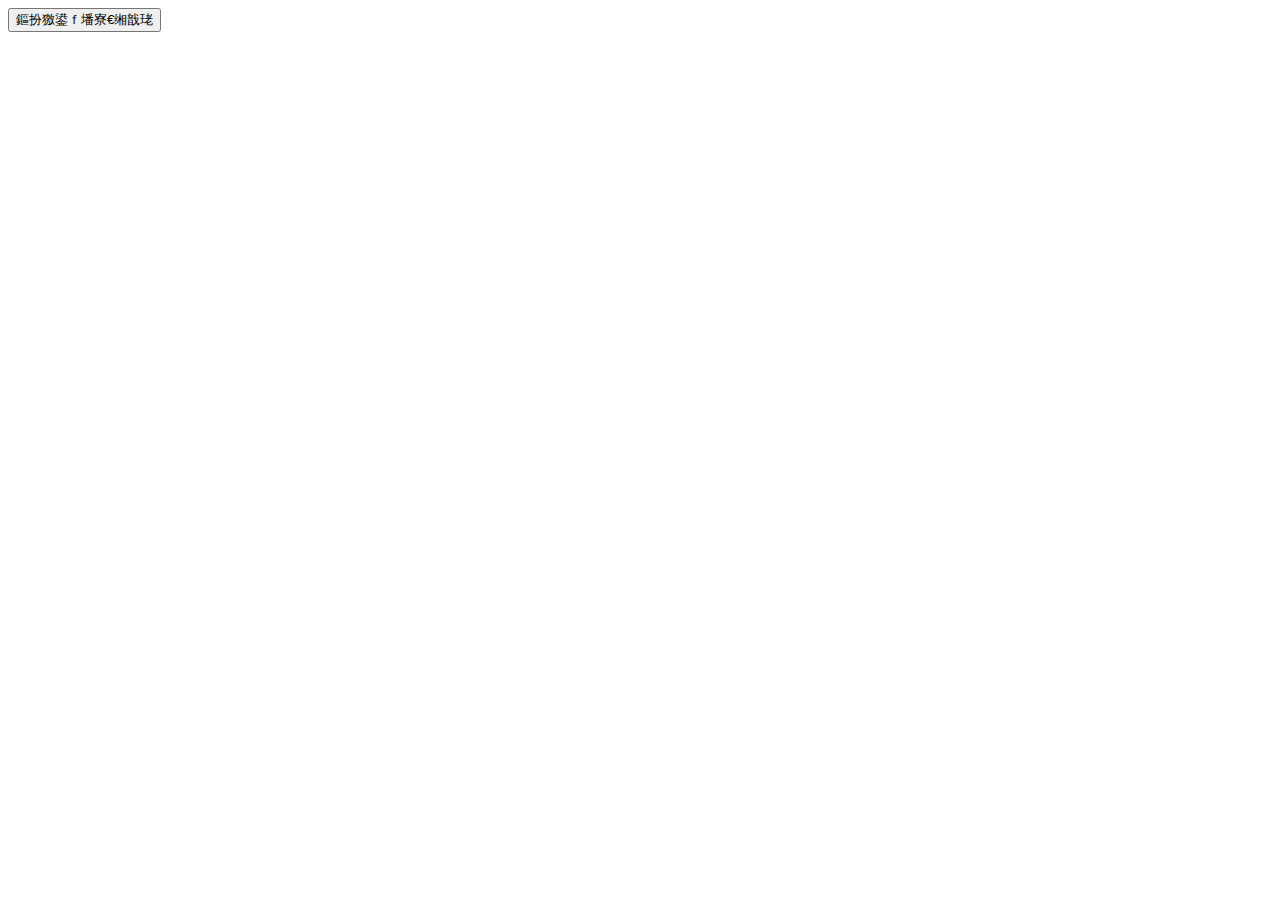
<file: 练习demo/windowOpen.html>
<!DOCTYPE html>
<html>
 <head>
  <title> new document </title>  
  <meta http-equiv="Content-Type" content="text/html; charset=gbk"/>   
  <script type="text/javascript">  
      function openWindow(){
      var mymess=confirm("是否打开窗口?");
      var url;
      if (mymess==true)
      {
          url=prompt("请输入一个网址","http：//www.imooc.com/")
       window.open( url,'_blank','width=400,height=500,menubar=no,toolbar=no')
      }
   }
  </script> 
 </head> 
 <body> 
	  <input type="button" value="新窗口打开网站" onclick="openWindow()" /> 
 </body>
</html>
</file>
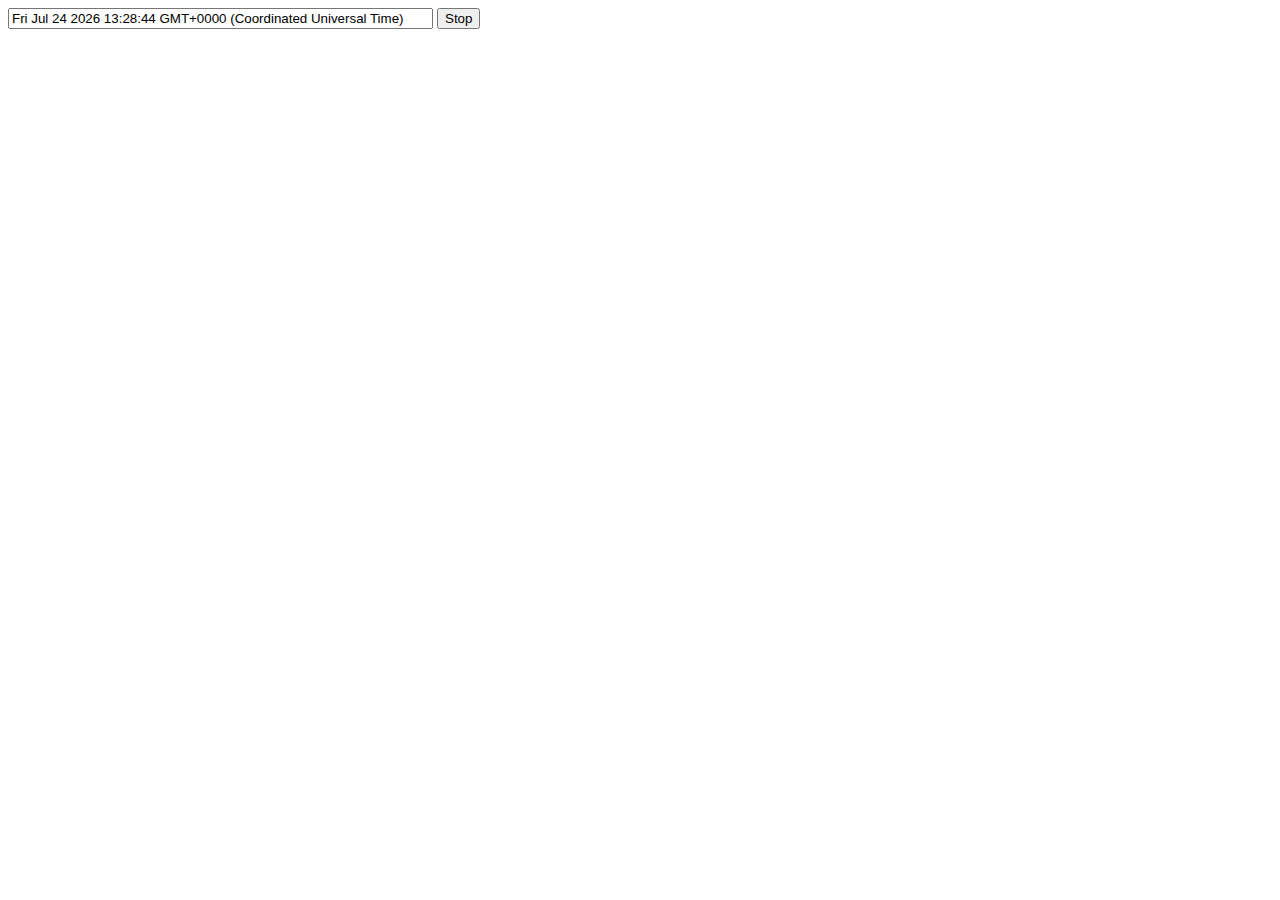
<file: 练习demo/计时器.html>
<!DOCTYPE HTML>
<html>
<head>
<meta http-equiv="Content-Type" content="text/html; charset=utf-8">
<title>计时器</title>
<script type="text/javascript">
   function clock(){
      var time=new Date();               	  
      document.getElementById("clock").value = time;
   }
    var i=setInterval("clock()",100);
</script>
</head>
<body>
  <form>
    <input type="text" id="clock" size="50"  />
    <input type="button" value="Stop" onclick="clearInterval(i)" />
  </form>
</body>
</html>
</file>
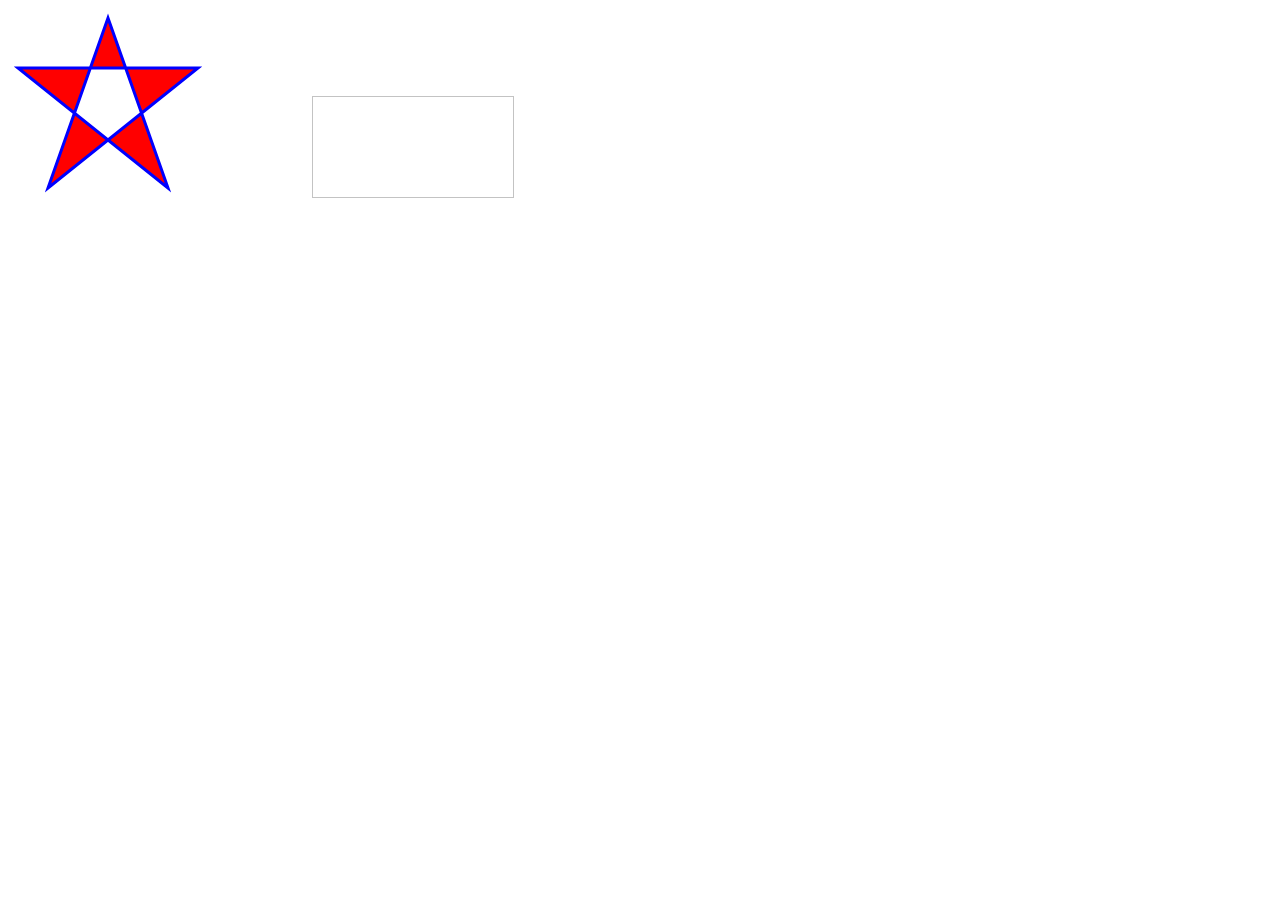
<file: 练习demo/H5/canvas.html>
<!DOCTYPE HTML>
<html lang="en">
<head>
	<meta charset="UTF-8">
	<title>canvas</title>
</head>
<body>
	<svg xmlns="http://www.w3.org/2000/svg" version="1.1" height="190">
		<polygon points="100,10 40,180 190,60 10,60 160,180 " style="fill:red;stroke:blue;stroke-width:3;fill-rule:evenodd;"/>
	</svg>
	<canvas id="myCanvas" width="200" height="100" style="border:1px solid #c3c3c3;">
	Your browser does not support the canvas element.
	</canvas>
	<script type=text/javascript>
		
		// var c=document.getElementById("myCanvas");
		// var cxt=c.getContext("2d");
		// 	cxt.fillStyle="#FF0000";
		// 	cxt.beginPath();
		// 	cxt.arc(20,70,15,0,Math.PI*2,true);//arc(x,y,r,startRad,endRad,),其中x,y是圆心坐标,r是半径,startRad是起始弧度,true是逆时针,默认是顺时针
		// 	cxt.closePath();
		// 	cxt.fill();	
		// var c=document.getElementById("myCanvas");
		// var cxt=c.getContext("2d");
		// var grd=cxt.createLinearGradient(0,0,200,50);
		// grd.addColorStop(0,"#ff0000");
		// grd.addColorStop(1,"#00ff00");
		// cxt.fillStyle=grd;
		// cxt.fillRect(0,0,200,50);
		var c=document.getElementById("myCanvas");
		var cxt=c.getContext("2d");
		var img=new Image();
		img.src="xz.jpg";
		cxt.drawImage(img,0,0);
	</script>
</body>
</html>
</file>
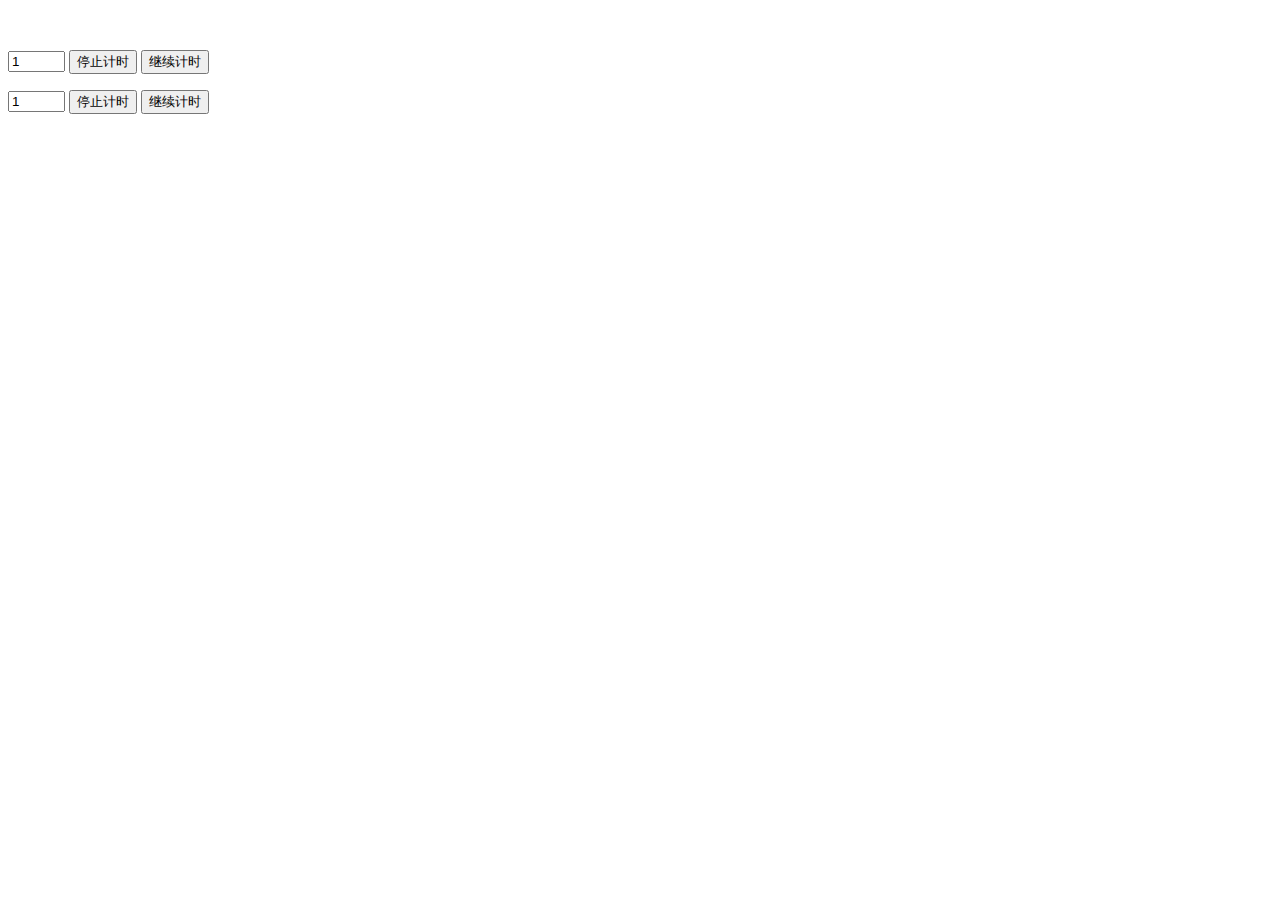
<file: 练习demo/H5/test.html>
<!-- <!DOCTYPE HTML>
<html>
<body>

<canvas id="myCanvas" width="200" height="100" style="border:1px solid #c3c3c3;">
Your browser does not support the canvas element.
</canvas>

<script type="text/javascript">

var c=document.getElementById("myCanvas");
var cxt=c.getContext("2d");
cxt.fillStyle="#FF0000";
cxt.beginPath();
cxt.arc(70,18,15,0,Math.PI*2,true);
cxt.closePath();
cxt.fill();

</script>

</body>
</html>
 -->
 <!-- <!DOCTYPE html>
<html>
<head>
    <meta http-equiv="Content-Type" content="text/html; charset=UTF-8">
<script>
var x = 0
function countSecond()
{
   x = x+1
　 document.haorooms.haoroomsinput.value=x
　 setTimeout("countSecond()", 1000)
}
</script>
</head>
<html>
<body>

<form name="haorooms">
   <input type="text" name="haoroomsinput"value="0" size=4 >
</form>

<script>
countSecond()
</script>

</body> </html> -->
<!-- <!DOCTYPE html>
<html>
<head>
    <meta http-equiv="Content-Type" content="text/html; charset=UTF-8">
<script>
x=0
y=-1
function countMin()
{　y=y+1
　 document.displayMin.displayBox.value=y
　 setTimeout("countMin()",60000)
}
function countSec()
{　x = x + 1
　 z =x % 60
　 document.displaySec.displayBox.value=z
　 setTimeout("countSec()", 1000)
}
</script> </head>
<body>
	<table> 
		<tr valign=top>
			<td> 你在haorooms博客中的停留时间是: 
			</td>
			<td> 
				<form name=displayMin>
				   <input type=text name=displayBox value=0 size=4 >
				</form> 
			</td>
			<td> 分 </td>
			<td> 
				<form name=displaySec>
			</td>
			<td>
				<input type=text name=displayBox value=0 size=4 >
				</form>
			 </td>
			<td> 秒。</td> 
		</tr>
	</table>
	<script>
	countMin()
	countSec()
	</script>
</body>
</html> -->
<!DOCTYPE html>
<html>
<head>
    <meta http-equiv="Content-Type" content="text/html; charset=UTF-8">

<script>
x = 0
y = 0
function count1()
{　x = x + 1
　 document.display1.box1.value = x
　 meter1=setTimeout("count1()", 1000)
}
function count2()
{　y = y + 1
　 document.display2.box2.value = y
　 meter2=setTimeout("count2()", 1000)
}
</script> </head>
<body> 
<p> </br>
<form name="display1">
    <input type="text" name="box1" value="0" size=4 >
    <input type=button value="停止计时" onClick="clearTimeout(meter1) " >
    <input type=button value="继续计时" onClick="count1() " >
</form>
<p>
<form name="display2">
    <input type="text" name="box2" value="0" size=4 >
    <input type=button value="停止计时" onClick="clearTimeout(meter2) " >
    <input type=button value="继续计时" onClick="count2() " >
</form>

<script>
    count1()
    count2()
</script>
</body>
</html>
</file>
<file: css3扁平化博客/css/main.css>
.main-wrapper {
	background: #444 url(../img/banner.jpg) no-repeat;
	background-attachment: fixed;
	background-size: cover;
	background-position: center center;
	overflow: hidden;
}
header {
	background: rgba(0,0,0,0.4);
}
nav {
	background: transparent;
	height: 50px;
	margin: 0;
}
nav ul {
	list-style: none;
	float: right;
}
nav ul li,nav .logo {
	display: inline-block;
	line-height: 50px;
	margin: 0 20px;
}
nav .logo a{
	float: left;
	font-size: 20px;
	font-weight: bold;
	letter-spacing: 2px;
	color: #fff;
}
nav ul li.active {
	border-bottom: 1px solid #fff;
}
nav ul li a {
	display: inline-block;
	height: 50px;
	line-height: 50px;
	text-decoration: none;
	color: #fff;
}
h1 {
	padding: 12px;
	border-top: 2px solid #e3e0df;
	border-bottom: 2px solid #e3e0df;
}
.article h1 {
	border: none;
}
h2 {
	font-size: 30px;
}
h3 {
	font-size: 24px;
}
#banner {
	background: transparent;
	height: 700px;
}
#banner .article {
	height: 300px;
}
#banner .inner{
	max-width: 300px;
	text-align: center;
	margin: 0 auto;
	position: relative;
	top: 160px;
	font-size: 16px;
	color: #fff;
}
.article .inner {
	max-width: 300px;
	text-align: center;
	margin: 0 auto;
	position: relative;
	top: 30px;
	font-size: 16px;
	color: #fff;
}
#banner .inner .sub-heading{
	line-height: 30px;
	margin: 30px;
}
button {
	border: none;
	background: #1c91a7;
	color: #eee;
	padding: 10px;
	
}
#banner button {
	padding: 14px 30px;
}
#banner .inner .more {
	margin-top: 200px;
}
.green-section{
	background: #2ec2a5;
	text-align: center;
	color: #fff;
	padding: 100px 0;
}
.wrapper {
	max-width: 1080px;
	margin: 0 auto;
}
.green-section .hr {
	width: 60%;
	background: #38b69e;
}
.hr {
	width: 100%;
	height: 2px;
	margin: 20px auto;
}
.sub-heading {
	font-size: 18px;
	line-height: 30px;
	margin: 30px 0;
}
.green-section .icon-group {
	margin-top: 60px;
}
.green-section .icon-group .item {
	display: inline-block;
	width: 80px;
	height: 80px;
	transform: rotate(45deg);
	border: 1px solid #ddd;
	margin: 20px;
	text-align: center;
}
.article-prev {
	background-color: #272f37;
	color: #fff;
}
.gray-section .img-section {
	width: 45%;
}
.img-section img {
	width: 100%;
}
.gray-section .text-section {
	width: 55%;
}
.text-section {
	position: relative;
	top: 68px;
	left: 50px;
}
.text-section >*{
	max-width: 90%;
}
.text-section h2 {
	margin-bottom: 20px;
}
.text-section .sub-heading{
	font-size: 20px;
	margin-top: 0;
}
p {
	font-size: 18px;
	letter-spacing: 1px;
}
.article-prev > div {
	float: left;
	font-size: 0;
}
.article-prev:nth-child(odd){
	background: rgba(46,46,74,0.99);
}
.purple-section {
	background: #524e92;
	color: #fff;
	padding: 80px;
}
.purple-section .heading-wrapper {
	text-align: center;
}
.purple-section .hr {
	background: #4f4690;
	width: 60%;
}
.card {
	float: left;
	width: 50%;
	min-height: 300px;
	padding: 50px;
	-webkit-box-sizing: border-box;
	-moz-box-sizing: border-box;
	box-sizing: border-box;
}
.card:first-child{
	background: rgba(0,0,0,0.04);
}
.card:nth-child(2){
	background: rgba(0,0,0,0.08);
}
.card:nth-child(3){
	background: rgba(0,0,0,0.12);
}
.card:nth-child(4){
	background: rgba(0,0,0,0.16);
}
.card:nth-child(5){
	background: rgba(0,0,0,0.20);
}
.card:nth-child(6){
	background: rgba(0,0,0,0.24);
}
footer {
	background: #333;
	color: #fff;
	min-height: 200px;
	text-align: center;
}
.share-group {
	width: 1080px;
	margin: 0 auto;
	padding: 50px;
}
.share-group li {
	display: inline-block;
	padding: 10px;
	font-size: 18px;
}
.copy {
	padding-bottom: 20px;
}
#sidebar {
	position: fixed;
	top: 0;
	right: -300px;
	bottom: 0;
	width: 300px;
	background: #333;
	padding: 20px 0;
	transition: right 0.5s;
}
#sidebar ul a{
	display: inline-block;
	width: 100%;
	padding: 10px 30px;
	color: #fff;
	font-size: 18px;
}
#sidebar ul a:hover {
	background: #444;
}
.mask {
	display: none;
	position: fixed;
	top: 0;
	bottom: 0;
	right: 0;
    left: 0;
	background: rgba(0,0,0,0.3);
}
.back-to-top {
	position: fixed;
	bottom: 30px;
	right: 30px;
	border: 1px solid #888;
	background: transparent;
	outline: none;
	cursor: pointer;
}
.article .content {
	background: #ddd; 
}
.content_wrapper {
	width: 1080px;
	margin: 0 auto;
}
article {
	font-size: 18px;
	line-height: 2;
	padding: 10px 0;
}
.article_info {
	font-size: 14px;
	color: #888;
	padding: 16px 0;
}
</file>
